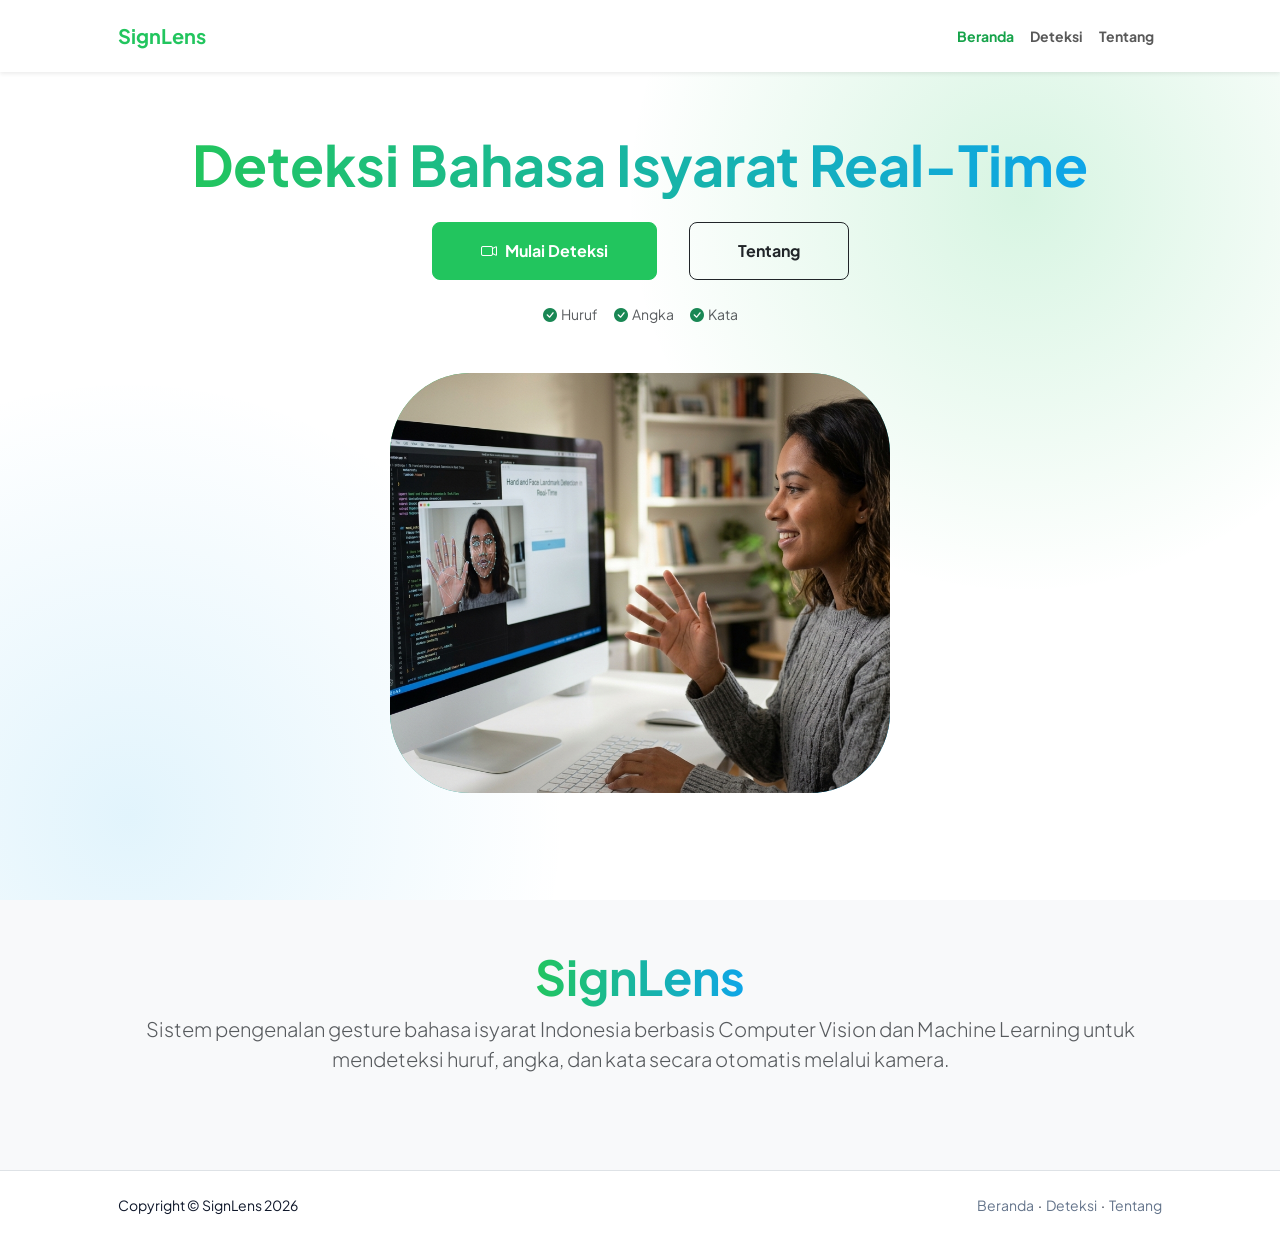
<file: projeck aplikasi bahasa isyarat/sign_language_fixed/frontend/index.html>
<!DOCTYPE html>

<html lang="id">
<head>
<meta charset="utf-8"/>
<meta content="width=device-width, initial-scale=1, shrink-to-fit=no" name="viewport"/>
<meta content="" name="description"/>
<meta content="" name="author"/>
<title>SignLens - Beranda</title>
<!-- Favicon-->
<link href="assets/favicon.ico" rel="icon" type="image/x-icon"/>
<!-- Custom Google font-->
<link href="https://fonts.googleapis.com" rel="preconnect"/>
<link crossorigin="" href="https://fonts.gstatic.com" rel="preconnect"/>
<link href="https://fonts.googleapis.com/css2?family=Plus+Jakarta+Sans:wght@100;200;300;400;500;600;700;800;900&amp;display=swap" rel="stylesheet"/>
<!-- Bootstrap icons-->
<link href="https://cdn.jsdelivr.net/npm/bootstrap-icons@1.8.1/font/bootstrap-icons.css" rel="stylesheet"/>
<link href="https://cdn.jsdelivr.net/npm/bootstrap@5.2.3/dist/css/bootstrap.min.css" rel="stylesheet"/>
<!-- Core theme CSS (includes Bootstrap)-->
<link href="css/styles.css" rel="stylesheet"/><link href="css/signlens-custom.css" rel="stylesheet"/>
</head>
<body class="d-flex flex-column h-100">
<main class="flex-shrink-0">
<!-- Navigation-->
<nav class="navbar navbar-expand-lg navbar-light bg-white py-3 shadow-sm sticky-top">
<div class="container px-5">
<a class="navbar-brand" href="index.html"><span class="fw-bolder text-primary">SignLens</span></a>
<button aria-controls="navbarSupportedContent" aria-expanded="false" aria-label="Toggle navigation" class="navbar-toggler" data-bs-target="#navbarSupportedContent" data-bs-toggle="collapse" type="button"><span class="navbar-toggler-icon"></span></button>
<div class="collapse navbar-collapse" id="navbarSupportedContent">
<ul class="navbar-nav ms-auto mb-2 mb-lg-0 small fw-bolder"><li class="nav-item"><a class="nav-link active" href="index.html">Beranda</a></li><li class="nav-item"><a class="nav-link" href="deteksi.html">Deteksi</a></li><li class="nav-item"><a class="nav-link" href="tentang.html">Tentang</a></li></ul>
</div>
</div>
</nav>
<!-- Header-->
<header class="py-5 hero-section">
<div class="container px-5 pb-5">
<div class="row gx-5 align-items-center">
<div class="col-xxl-5">
<!-- Header text content-->
<div class="text-center text-xxl-start">
<div class="badge bg-gradient-primary-to-secondary text-white mb-4"></div>
<h1 class="display-4 fw-bolder mb-4"><span class="text-gradient d-inline">Deteksi Bahasa Isyarat Real-Time</span></h1>
<div class="d-grid gap-3 d-sm-flex justify-content-sm-center justify-content-xxl-start mb-4">
<a class="btn btn-primary btn-lg px-5 py-3 me-sm-3 fs-6 fw-bolder" href="deteksi.html"><i class="bi bi-camera-video me-2"></i>Mulai Deteksi</a>
<a class="btn btn-outline-dark btn-lg px-5 py-3 fs-6 fw-bolder" href="tentang.html">Tentang</a>
</div>
<div class="d-flex justify-content-center justify-content-xxl-start gap-3 flex-wrap small text-muted">
<span><i class="bi bi-check-circle-fill text-success me-1"></i>Huruf</span>
<span><i class="bi bi-check-circle-fill text-success me-1"></i>Angka</span>
<span><i class="bi bi-check-circle-fill text-success me-1"></i>Kata</span>
</div></div>
</div>
<div class="col-xxl-7">
<!-- Header profile picture-->
<div class="d-flex justify-content-center mt-5 mt-xxl-0">
<div class="profile bg-gradient-primary-to-secondary">
<!-- TIP: For best results, use a photo with a transparent background like the demo example below-->
<!-- Watch a tutorial on how to do this on YouTube (link)-->
<img alt="Ilustrasi SignLens" class="profile-img" src="assets/gambar_beranda.png"/>
<div class="dots-1">
<!-- SVG Dots-->
<svg style="enable-background: new 0 0 191.6 1215.4" version="1.1" viewbox="0 0 191.6 1215.4" x="0px" xml:space="preserve" xmlns="http://www.w3.org/2000/svg" xmlns:xlink="http://www.w3.org/1999/xlink" y="0px">
<g transform="translate(0.000000,1280.000000) scale(0.100000,-0.100000)">
<path d="M227.7,12788.6c-105-35-200-141-222-248c-43-206,163-412,369-369c155,32,275,190,260,339c-11,105-90,213-190,262        C383.7,12801.6,289.7,12808.6,227.7,12788.6z"></path>
<path d="M1507.7,12788.6c-151-50-253-216-222-362c25-119,136-230,254-255c194-41,395,142,375,339c-11,105-90,213-190,262        C1663.7,12801.6,1569.7,12808.6,1507.7,12788.6z"></path>
<path d="M227.7,11508.6c-105-35-200-141-222-248c-43-206,163-412,369-369c155,32,275,190,260,339c-11,105-90,213-190,262        C383.7,11521.6,289.7,11528.6,227.7,11508.6z"></path>
<path d="M1507.7,11508.6c-151-50-253-216-222-362c25-119,136-230,254-255c194-41,395,142,375,339c-11,105-90,213-190,262        C1663.7,11521.6,1569.7,11528.6,1507.7,11508.6z"></path>
<path d="M227.7,10228.6c-105-35-200-141-222-248c-43-206,163-412,369-369c155,32,275,190,260,339c-11,105-90,213-190,262        C383.7,10241.6,289.7,10248.6,227.7,10228.6z"></path>
<path d="M1507.7,10228.6c-105-35-200-141-222-248c-43-206,163-412,369-369c155,32,275,190,260,339c-11,105-90,213-190,262        C1663.7,10241.6,1569.7,10248.6,1507.7,10228.6z"></path>
<path d="M227.7,8948.6c-105-35-200-141-222-248c-43-206,163-412,369-369c155,32,275,190,260,339c-11,105-90,213-190,262        C383.7,8961.6,289.7,8968.6,227.7,8948.6z"></path>
<path d="M1507.7,8948.6c-105-35-200-141-222-248c-43-206,163-412,369-369c155,32,275,190,260,339c-11,105-90,213-190,262        C1663.7,8961.6,1569.7,8968.6,1507.7,8948.6z"></path>
<path d="M227.7,7668.6c-105-35-200-141-222-248c-43-206,163-412,369-369c155,32,275,190,260,339c-11,105-90,213-190,262        C383.7,7681.6,289.7,7688.6,227.7,7668.6z"></path>
<path d="M1507.7,7668.6c-105-35-200-141-222-248c-43-206,163-412,369-369c155,32,275,190,260,339c-11,105-90,213-190,262        C1663.7,7681.6,1569.7,7688.6,1507.7,7668.6z"></path>
<path d="M227.7,6388.6c-105-35-200-141-222-248c-43-206,163-412,369-369c155,32,275,190,260,339c-11,105-90,213-190,262        C383.7,6401.6,289.7,6408.6,227.7,6388.6z"></path>
<path d="M1507.7,6388.6c-105-35-200-141-222-248c-43-206,163-412,369-369c155,32,275,190,260,339c-11,105-90,213-190,262        C1663.7,6401.6,1569.7,6408.6,1507.7,6388.6z"></path>
<path d="M227.7,5108.6c-105-35-200-141-222-248c-43-206,163-412,369-369c155,32,275,190,260,339c-11,105-90,213-190,262        C383.7,5121.6,289.7,5128.6,227.7,5108.6z"></path>
<path d="M1507.7,5108.6c-105-35-200-141-222-248c-43-206,163-412,369-369c155,32,275,190,260,339c-11,105-90,213-190,262        C1663.7,5121.6,1569.7,5128.6,1507.7,5108.6z"></path>
<path d="M227.7,3828.6c-105-35-200-141-222-248c-43-206,163-412,369-369c155,32,275,190,260,339c-11,105-90,213-190,262        C383.7,3841.6,289.7,3848.6,227.7,3828.6z"></path>
<path d="M1507.7,3828.6c-105-35-200-141-222-248c-43-206,163-412,369-369c155,32,275,190,260,339c-11,105-90,213-190,262        C1663.7,3841.6,1569.7,3848.6,1507.7,3828.6z"></path>
<path d="M227.7,2548.6c-105-35-200-141-222-248c-43-206,163-412,369-369c155,32,275,190,260,339c-11,105-90,213-190,262        C383.7,2561.6,289.7,2568.6,227.7,2548.6z"></path>
<path d="M1507.7,2548.6c-105-35-200-141-222-248c-43-206,163-412,369-369c155,32,275,190,260,339c-11,105-90,213-190,262        C1663.7,2561.6,1569.7,2568.6,1507.7,2548.6z"></path>
<path d="M227.7,1268.6c-105-35-200-141-222-248c-43-206,163-412,369-369c155,32,275,190,260,339c-11,105-90,213-190,262        C383.7,1281.6,289.7,1288.6,227.7,1268.6z"></path>
<path d="M1507.7,1268.6c-105-35-200-141-222-248c-43-206,163-412,369-369c155,32,275,190,260,339c-11,105-90,213-190,262        C1663.7,1281.6,1569.7,1288.6,1507.7,1268.6z"></path>
</g>
</svg>
<!-- END of SVG dots-->
</div>
<div class="dots-2">
<!-- SVG Dots-->
<svg style="enable-background: new 0 0 191.6 1215.4" version="1.1" viewbox="0 0 191.6 1215.4" x="0px" xml:space="preserve" xmlns="http://www.w3.org/2000/svg" xmlns:xlink="http://www.w3.org/1999/xlink" y="0px">
<g transform="translate(0.000000,1280.000000) scale(0.100000,-0.100000)">
<path d="M227.7,12788.6c-105-35-200-141-222-248c-43-206,163-412,369-369c155,32,275,190,260,339c-11,105-90,213-190,262        C383.7,12801.6,289.7,12808.6,227.7,12788.6z"></path>
<path d="M1507.7,12788.6c-151-50-253-216-222-362c25-119,136-230,254-255c194-41,395,142,375,339c-11,105-90,213-190,262        C1663.7,12801.6,1569.7,12808.6,1507.7,12788.6z"></path>
<path d="M227.7,11508.6c-105-35-200-141-222-248c-43-206,163-412,369-369c155,32,275,190,260,339c-11,105-90,213-190,262        C383.7,11521.6,289.7,11528.6,227.7,11508.6z"></path>
<path d="M1507.7,11508.6c-151-50-253-216-222-362c25-119,136-230,254-255c194-41,395,142,375,339c-11,105-90,213-190,262        C1663.7,11521.6,1569.7,11528.6,1507.7,11508.6z"></path>
<path d="M227.7,10228.6c-105-35-200-141-222-248c-43-206,163-412,369-369c155,32,275,190,260,339c-11,105-90,213-190,262        C383.7,10241.6,289.7,10248.6,227.7,10228.6z"></path>
<path d="M1507.7,10228.6c-105-35-200-141-222-248c-43-206,163-412,369-369c155,32,275,190,260,339c-11,105-90,213-190,262        C1663.7,10241.6,1569.7,10248.6,1507.7,10228.6z"></path>
<path d="M227.7,8948.6c-105-35-200-141-222-248c-43-206,163-412,369-369c155,32,275,190,260,339c-11,105-90,213-190,262        C383.7,8961.6,289.7,8968.6,227.7,8948.6z"></path>
<path d="M1507.7,8948.6c-105-35-200-141-222-248c-43-206,163-412,369-369c155,32,275,190,260,339c-11,105-90,213-190,262        C1663.7,8961.6,1569.7,8968.6,1507.7,8948.6z"></path>
<path d="M227.7,7668.6c-105-35-200-141-222-248c-43-206,163-412,369-369c155,32,275,190,260,339c-11,105-90,213-190,262        C383.7,7681.6,289.7,7688.6,227.7,7668.6z"></path>
<path d="M1507.7,7668.6c-105-35-200-141-222-248c-43-206,163-412,369-369c155,32,275,190,260,339c-11,105-90,213-190,262        C1663.7,7681.6,1569.7,7688.6,1507.7,7668.6z"></path>
<path d="M227.7,6388.6c-105-35-200-141-222-248c-43-206,163-412,369-369c155,32,275,190,260,339c-11,105-90,213-190,262        C383.7,6401.6,289.7,6408.6,227.7,6388.6z"></path>
<path d="M1507.7,6388.6c-105-35-200-141-222-248c-43-206,163-412,369-369c155,32,275,190,260,339c-11,105-90,213-190,262        C1663.7,6401.6,1569.7,6408.6,1507.7,6388.6z"></path>
<path d="M227.7,5108.6c-105-35-200-141-222-248c-43-206,163-412,369-369c155,32,275,190,260,339c-11,105-90,213-190,262        C383.7,5121.6,289.7,5128.6,227.7,5108.6z"></path>
<path d="M1507.7,5108.6c-105-35-200-141-222-248c-43-206,163-412,369-369c155,32,275,190,260,339c-11,105-90,213-190,262        C1663.7,5121.6,1569.7,5128.6,1507.7,5108.6z"></path>
<path d="M227.7,3828.6c-105-35-200-141-222-248c-43-206,163-412,369-369c155,32,275,190,260,339c-11,105-90,213-190,262        C383.7,3841.6,289.7,3848.6,227.7,3828.6z"></path>
<path d="M1507.7,3828.6c-105-35-200-141-222-248c-43-206,163-412,369-369c155,32,275,190,260,339c-11,105-90,213-190,262        C1663.7,3841.6,1569.7,3848.6,1507.7,3828.6z"></path>
<path d="M227.7,2548.6c-105-35-200-141-222-248c-43-206,163-412,369-369c155,32,275,190,260,339c-11,105-90,213-190,262        C383.7,2561.6,289.7,2568.6,227.7,2548.6z"></path>
<path d="M1507.7,2548.6c-105-35-200-141-222-248c-43-206,163-412,369-369c155,32,275,190,260,339c-11,105-90,213-190,262        C1663.7,2561.6,1569.7,2568.6,1507.7,2548.6z"></path>
<path d="M227.7,1268.6c-105-35-200-141-222-248c-43-206,163-412,369-369c155,32,275,190,260,339c-11,105-90,213-190,262        C383.7,1281.6,289.7,1288.6,227.7,1268.6z"></path>
<path d="M1507.7,1268.6c-105-35-200-141-222-248c-43-206,163-412,369-369c155,32,275,190,260,339c-11,105-90,213-190,262        C1663.7,1281.6,1569.7,1288.6,1507.7,1268.6z"></path>
</g>
</svg>
<!-- END of SVG dots-->
</div>
<div class="dots-3">
<!-- SVG Dots-->
<svg style="enable-background: new 0 0 191.6 1215.4" version="1.1" viewbox="0 0 191.6 1215.4" x="0px" xml:space="preserve" xmlns="http://www.w3.org/2000/svg" xmlns:xlink="http://www.w3.org/1999/xlink" y="0px">
<g transform="translate(0.000000,1280.000000) scale(0.100000,-0.100000)">
<path d="M227.7,12788.6c-105-35-200-141-222-248c-43-206,163-412,369-369c155,32,275,190,260,339c-11,105-90,213-190,262        C383.7,12801.6,289.7,12808.6,227.7,12788.6z"></path>
<path d="M1507.7,12788.6c-151-50-253-216-222-362c25-119,136-230,254-255c194-41,395,142,375,339c-11,105-90,213-190,262        C1663.7,12801.6,1569.7,12808.6,1507.7,12788.6z"></path>
<path d="M227.7,11508.6c-105-35-200-141-222-248c-43-206,163-412,369-369c155,32,275,190,260,339c-11,105-90,213-190,262        C383.7,11521.6,289.7,11528.6,227.7,11508.6z"></path>
<path d="M1507.7,11508.6c-151-50-253-216-222-362c25-119,136-230,254-255c194-41,395,142,375,339c-11,105-90,213-190,262        C1663.7,11521.6,1569.7,11528.6,1507.7,11508.6z"></path>
<path d="M227.7,10228.6c-105-35-200-141-222-248c-43-206,163-412,369-369c155,32,275,190,260,339c-11,105-90,213-190,262        C383.7,10241.6,289.7,10248.6,227.7,10228.6z"></path>
<path d="M1507.7,10228.6c-105-35-200-141-222-248c-43-206,163-412,369-369c155,32,275,190,260,339c-11,105-90,213-190,262        C1663.7,10241.6,1569.7,10248.6,1507.7,10228.6z"></path>
<path d="M227.7,8948.6c-105-35-200-141-222-248c-43-206,163-412,369-369c155,32,275,190,260,339c-11,105-90,213-190,262        C383.7,8961.6,289.7,8968.6,227.7,8948.6z"></path>
<path d="M1507.7,8948.6c-105-35-200-141-222-248c-43-206,163-412,369-369c155,32,275,190,260,339c-11,105-90,213-190,262        C1663.7,8961.6,1569.7,8968.6,1507.7,8948.6z"></path>
<path d="M227.7,7668.6c-105-35-200-141-222-248c-43-206,163-412,369-369c155,32,275,190,260,339c-11,105-90,213-190,262        C383.7,7681.6,289.7,7688.6,227.7,7668.6z"></path>
<path d="M1507.7,7668.6c-105-35-200-141-222-248c-43-206,163-412,369-369c155,32,275,190,260,339c-11,105-90,213-190,262        C1663.7,7681.6,1569.7,7688.6,1507.7,7668.6z"></path>
<path d="M227.7,6388.6c-105-35-200-141-222-248c-43-206,163-412,369-369c155,32,275,190,260,339c-11,105-90,213-190,262        C383.7,6401.6,289.7,6408.6,227.7,6388.6z"></path>
<path d="M1507.7,6388.6c-105-35-200-141-222-248c-43-206,163-412,369-369c155,32,275,190,260,339c-11,105-90,213-190,262        C1663.7,6401.6,1569.7,6408.6,1507.7,6388.6z"></path>
<path d="M227.7,5108.6c-105-35-200-141-222-248c-43-206,163-412,369-369c155,32,275,190,260,339c-11,105-90,213-190,262        C383.7,5121.6,289.7,5128.6,227.7,5108.6z"></path>
<path d="M1507.7,5108.6c-105-35-200-141-222-248c-43-206,163-412,369-369c155,32,275,190,260,339c-11,105-90,213-190,262        C1663.7,5121.6,1569.7,5128.6,1507.7,5108.6z"></path>
<path d="M227.7,3828.6c-105-35-200-141-222-248c-43-206,163-412,369-369c155,32,275,190,260,339c-11,105-90,213-190,262        C383.7,3841.6,289.7,3848.6,227.7,3828.6z"></path>
<path d="M1507.7,3828.6c-105-35-200-141-222-248c-43-206,163-412,369-369c155,32,275,190,260,339c-11,105-90,213-190,262        C1663.7,3841.6,1569.7,3848.6,1507.7,3828.6z"></path>
<path d="M227.7,2548.6c-105-35-200-141-222-248c-43-206,163-412,369-369c155,32,275,190,260,339c-11,105-90,213-190,262        C383.7,2561.6,289.7,2568.6,227.7,2548.6z"></path>
<path d="M1507.7,2548.6c-105-35-200-141-222-248c-43-206,163-412,369-369c155,32,275,190,260,339c-11,105-90,213-190,262        C1663.7,2561.6,1569.7,2568.6,1507.7,2548.6z"></path>
<path d="M227.7,1268.6c-105-35-200-141-222-248c-43-206,163-412,369-369c155,32,275,190,260,339c-11,105-90,213-190,262        C383.7,1281.6,289.7,1288.6,227.7,1268.6z"></path>
<path d="M1507.7,1268.6c-105-35-200-141-222-248c-43-206,163-412,369-369c155,32,275,190,260,339c-11,105-90,213-190,262        C1663.7,1281.6,1569.7,1288.6,1507.7,1268.6z"></path>
</g>
</svg>
<!-- END of SVG dots-->
</div>
<div class="dots-4">
<!-- SVG Dots-->
<svg style="enable-background: new 0 0 191.6 1215.4" version="1.1" viewbox="0 0 191.6 1215.4" x="0px" xml:space="preserve" xmlns="http://www.w3.org/2000/svg" xmlns:xlink="http://www.w3.org/1999/xlink" y="0px">
<g transform="translate(0.000000,1280.000000) scale(0.100000,-0.100000)">
<path d="M227.7,12788.6c-105-35-200-141-222-248c-43-206,163-412,369-369c155,32,275,190,260,339c-11,105-90,213-190,262        C383.7,12801.6,289.7,12808.6,227.7,12788.6z"></path>
<path d="M1507.7,12788.6c-151-50-253-216-222-362c25-119,136-230,254-255c194-41,395,142,375,339c-11,105-90,213-190,262        C1663.7,12801.6,1569.7,12808.6,1507.7,12788.6z"></path>
<path d="M227.7,11508.6c-105-35-200-141-222-248c-43-206,163-412,369-369c155,32,275,190,260,339c-11,105-90,213-190,262        C383.7,11521.6,289.7,11528.6,227.7,11508.6z"></path>
<path d="M1507.7,11508.6c-151-50-253-216-222-362c25-119,136-230,254-255c194-41,395,142,375,339c-11,105-90,213-190,262        C1663.7,11521.6,1569.7,11528.6,1507.7,11508.6z"></path>
<path d="M227.7,10228.6c-105-35-200-141-222-248c-43-206,163-412,369-369c155,32,275,190,260,339c-11,105-90,213-190,262        C383.7,10241.6,289.7,10248.6,227.7,10228.6z"></path>
<path d="M1507.7,10228.6c-105-35-200-141-222-248c-43-206,163-412,369-369c155,32,275,190,260,339c-11,105-90,213-190,262        C1663.7,10241.6,1569.7,10248.6,1507.7,10228.6z"></path>
<path d="M227.7,8948.6c-105-35-200-141-222-248c-43-206,163-412,369-369c155,32,275,190,260,339c-11,105-90,213-190,262        C383.7,8961.6,289.7,8968.6,227.7,8948.6z"></path>
<path d="M1507.7,8948.6c-105-35-200-141-222-248c-43-206,163-412,369-369c155,32,275,190,260,339c-11,105-90,213-190,262        C1663.7,8961.6,1569.7,8968.6,1507.7,8948.6z"></path>
<path d="M227.7,7668.6c-105-35-200-141-222-248c-43-206,163-412,369-369c155,32,275,190,260,339c-11,105-90,213-190,262        C383.7,7681.6,289.7,7688.6,227.7,7668.6z"></path>
<path d="M1507.7,7668.6c-105-35-200-141-222-248c-43-206,163-412,369-369c155,32,275,190,260,339c-11,105-90,213-190,262        C1663.7,7681.6,1569.7,7688.6,1507.7,7668.6z"></path>
<path d="M227.7,6388.6c-105-35-200-141-222-248c-43-206,163-412,369-369c155,32,275,190,260,339c-11,105-90,213-190,262        C383.7,6401.6,289.7,6408.6,227.7,6388.6z"></path>
<path d="M1507.7,6388.6c-105-35-200-141-222-248c-43-206,163-412,369-369c155,32,275,190,260,339c-11,105-90,213-190,262        C1663.7,6401.6,1569.7,6408.6,1507.7,6388.6z"></path>
<path d="M227.7,5108.6c-105-35-200-141-222-248c-43-206,163-412,369-369c155,32,275,190,260,339c-11,105-90,213-190,262        C383.7,5121.6,289.7,5128.6,227.7,5108.6z"></path>
<path d="M1507.7,5108.6c-105-35-200-141-222-248c-43-206,163-412,369-369c155,32,275,190,260,339c-11,105-90,213-190,262        C1663.7,5121.6,1569.7,5128.6,1507.7,5108.6z"></path>
<path d="M227.7,3828.6c-105-35-200-141-222-248c-43-206,163-412,369-369c155,32,275,190,260,339c-11,105-90,213-190,262        C383.7,3841.6,289.7,3848.6,227.7,3828.6z"></path>
<path d="M1507.7,3828.6c-105-35-200-141-222-248c-43-206,163-412,369-369c155,32,275,190,260,339c-11,105-90,213-190,262        C1663.7,3841.6,1569.7,3848.6,1507.7,3828.6z"></path>
<path d="M227.7,2548.6c-105-35-200-141-222-248c-43-206,163-412,369-369c155,32,275,190,260,339c-11,105-90,213-190,262        C383.7,2561.6,289.7,2568.6,227.7,2548.6z"></path>
<path d="M1507.7,2548.6c-105-35-200-141-222-248c-43-206,163-412,369-369c155,32,275,190,260,339c-11,105-90,213-190,262        C1663.7,2561.6,1569.7,2568.6,1507.7,2548.6z"></path>
<path d="M227.7,1268.6c-105-35-200-141-222-248c-43-206,163-412,369-369c155,32,275,190,260,339c-11,105-90,213-190,262        C383.7,1281.6,289.7,1288.6,227.7,1268.6z"></path>
<path d="M1507.7,1268.6c-105-35-200-141-222-248c-43-206,163-412,369-369c155,32,275,190,260,339c-11,105-90,213-190,262        C1663.7,1281.6,1569.7,1288.6,1507.7,1268.6z"></path>
</g>
</svg>
<!-- END of SVG dots-->
</div>
</div>
</div>
</div>
</div>
</div>
</header>
<!-- About Section-->

<section class="bg-light py-5">
<div class="container px-5">
<div class="text-center mb-5">
<h2 class="display-5 fw-bolder"><span class="text-gradient d-inline">SignLens</span></h2>
<p class="lead text-muted mb-0">Sistem pengenalan gesture bahasa isyarat Indonesia berbasis Computer Vision dan Machine Learning untuk mendeteksi huruf, angka, dan kata secara otomatis melalui kamera.</p>
</div>
</div>
</section>
</main>
<!-- Footer-->
<footer class="bg-white py-4 mt-auto border-top"><div class="container px-5"><div class="row align-items-center justify-content-between flex-column flex-sm-row gap-2"><div class="col-auto"><div class="small m-0">Copyright © SignLens 2026</div></div><div class="col-auto small"><a class="footer-link" href="index.html">Beranda</a><span class="mx-1">·</span><a class="footer-link" href="deteksi.html">Deteksi</a><span class="mx-1">·</span><a class="footer-link" href="tentang.html">Tentang</a></div></div></div></footer>
<!-- Bootstrap core JS-->
<script src="https://cdn.jsdelivr.net/npm/bootstrap@5.2.3/dist/js/bootstrap.bundle.min.js"></script>
<!-- Core theme JS-->
<script src="js/scripts.js"></script>
</body>
</html>
</file>
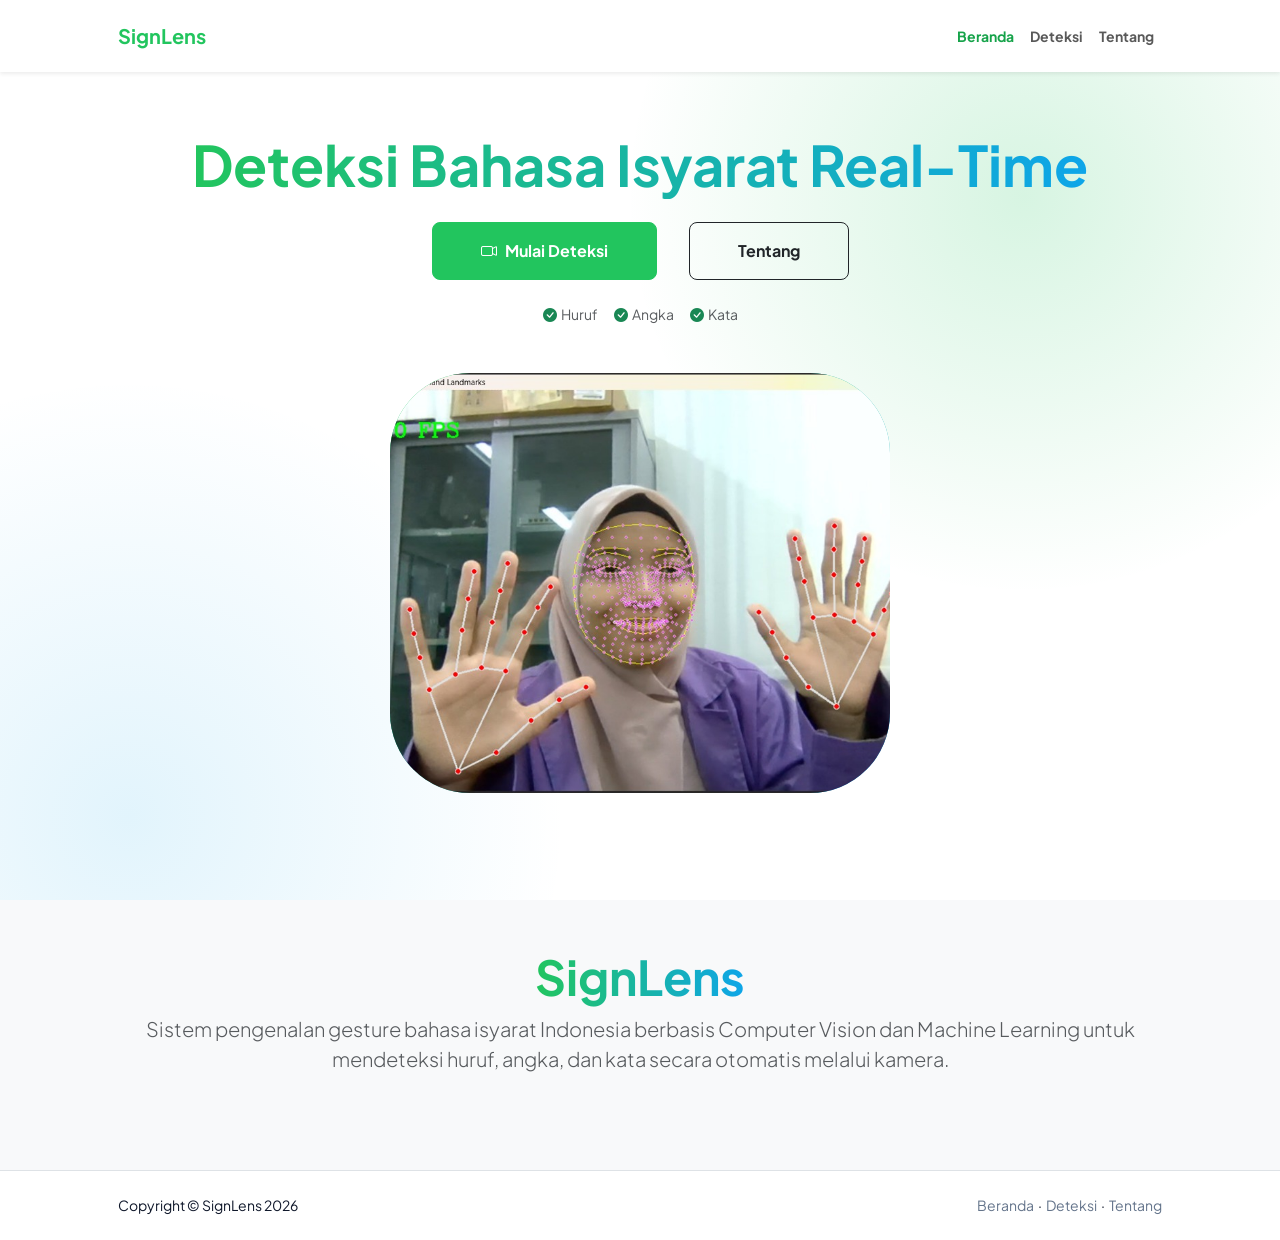
<file: projeck aplikasi bahasa isyarat/sign_language_fixed/frontend/index copy.html>
<!DOCTYPE html>

<html lang="id">
<head>
<meta charset="utf-8"/>
<meta content="width=device-width, initial-scale=1, shrink-to-fit=no" name="viewport"/>
<meta content="" name="description"/>
<meta content="" name="author"/>
<title>SignLens - Beranda</title>
<!-- Favicon-->
<link href="assets/favicon.ico" rel="icon" type="image/x-icon"/>
<!-- Custom Google font-->
<link href="https://fonts.googleapis.com" rel="preconnect"/>
<link crossorigin="" href="https://fonts.gstatic.com" rel="preconnect"/>
<link href="https://fonts.googleapis.com/css2?family=Plus+Jakarta+Sans:wght@100;200;300;400;500;600;700;800;900&amp;display=swap" rel="stylesheet"/>
<!-- Bootstrap icons-->
<link href="https://cdn.jsdelivr.net/npm/bootstrap-icons@1.8.1/font/bootstrap-icons.css" rel="stylesheet"/>
<link href="https://cdn.jsdelivr.net/npm/bootstrap@5.2.3/dist/css/bootstrap.min.css" rel="stylesheet"/>
<!-- Core theme CSS (includes Bootstrap)-->
<link href="css/styles.css" rel="stylesheet"/><link href="css/signlens-custom.css" rel="stylesheet"/>
</head>
<body class="d-flex flex-column h-100">
<main class="flex-shrink-0">
<!-- Navigation-->
<nav class="navbar navbar-expand-lg navbar-light bg-white py-3 shadow-sm sticky-top">
<div class="container px-5">
<a class="navbar-brand" href="index.html"><span class="fw-bolder text-primary">SignLens</span></a>
<button aria-controls="navbarSupportedContent" aria-expanded="false" aria-label="Toggle navigation" class="navbar-toggler" data-bs-target="#navbarSupportedContent" data-bs-toggle="collapse" type="button"><span class="navbar-toggler-icon"></span></button>
<div class="collapse navbar-collapse" id="navbarSupportedContent">
<ul class="navbar-nav ms-auto mb-2 mb-lg-0 small fw-bolder"><li class="nav-item"><a class="nav-link active" href="index.html">Beranda</a></li><li class="nav-item"><a class="nav-link" href="deteksi.html">Deteksi</a></li><li class="nav-item"><a class="nav-link" href="tentang.html">Tentang</a></li></ul>
</div>
</div>
</nav>
<!-- Header-->
<header class="py-5 hero-section">
<div class="container px-5 pb-5">
<div class="row gx-5 align-items-center">
<div class="col-xxl-5">
<!-- Header text content-->
<div class="text-center text-xxl-start">
<div class="badge bg-gradient-primary-to-secondary text-white mb-4"></div>
<h1 class="display-4 fw-bolder mb-4"><span class="text-gradient d-inline">Deteksi Bahasa Isyarat Real-Time</span></h1>
<div class="d-grid gap-3 d-sm-flex justify-content-sm-center justify-content-xxl-start mb-4">
<a class="btn btn-primary btn-lg px-5 py-3 me-sm-3 fs-6 fw-bolder" href="deteksi.html"><i class="bi bi-camera-video me-2"></i>Mulai Deteksi</a>
<a class="btn btn-outline-dark btn-lg px-5 py-3 fs-6 fw-bolder" href="tentang.html">Tentang</a>
</div>
<div class="d-flex justify-content-center justify-content-xxl-start gap-3 flex-wrap small text-muted">
<span><i class="bi bi-check-circle-fill text-success me-1"></i>Huruf</span>
<span><i class="bi bi-check-circle-fill text-success me-1"></i>Angka</span>
<span><i class="bi bi-check-circle-fill text-success me-1"></i>Kata</span>
</div></div>
</div>
<div class="col-xxl-7">
<!-- Header profile picture-->
<div class="d-flex justify-content-center mt-5 mt-xxl-0">
<div class="profile bg-gradient-primary-to-secondary">
<!-- TIP: For best results, use a photo with a transparent background like the demo example below-->
<!-- Watch a tutorial on how to do this on YouTube (link)-->
<img alt="Ilustrasi SignLens" class="profile-img" src="assets/gambar_nadila_beranda.jpeg"/>
<div class="dots-1">
<!-- SVG Dots-->
<svg style="enable-background: new 0 0 191.6 1215.4" version="1.1" viewbox="0 0 191.6 1215.4" x="0px" xml:space="preserve" xmlns="http://www.w3.org/2000/svg" xmlns:xlink="http://www.w3.org/1999/xlink" y="0px">
<g transform="translate(0.000000,1280.000000) scale(0.100000,-0.100000)">
<path d="M227.7,12788.6c-105-35-200-141-222-248c-43-206,163-412,369-369c155,32,275,190,260,339c-11,105-90,213-190,262        C383.7,12801.6,289.7,12808.6,227.7,12788.6z"></path>
<path d="M1507.7,12788.6c-151-50-253-216-222-362c25-119,136-230,254-255c194-41,395,142,375,339c-11,105-90,213-190,262        C1663.7,12801.6,1569.7,12808.6,1507.7,12788.6z"></path>
<path d="M227.7,11508.6c-105-35-200-141-222-248c-43-206,163-412,369-369c155,32,275,190,260,339c-11,105-90,213-190,262        C383.7,11521.6,289.7,11528.6,227.7,11508.6z"></path>
<path d="M1507.7,11508.6c-151-50-253-216-222-362c25-119,136-230,254-255c194-41,395,142,375,339c-11,105-90,213-190,262        C1663.7,11521.6,1569.7,11528.6,1507.7,11508.6z"></path>
<path d="M227.7,10228.6c-105-35-200-141-222-248c-43-206,163-412,369-369c155,32,275,190,260,339c-11,105-90,213-190,262        C383.7,10241.6,289.7,10248.6,227.7,10228.6z"></path>
<path d="M1507.7,10228.6c-105-35-200-141-222-248c-43-206,163-412,369-369c155,32,275,190,260,339c-11,105-90,213-190,262        C1663.7,10241.6,1569.7,10248.6,1507.7,10228.6z"></path>
<path d="M227.7,8948.6c-105-35-200-141-222-248c-43-206,163-412,369-369c155,32,275,190,260,339c-11,105-90,213-190,262        C383.7,8961.6,289.7,8968.6,227.7,8948.6z"></path>
<path d="M1507.7,8948.6c-105-35-200-141-222-248c-43-206,163-412,369-369c155,32,275,190,260,339c-11,105-90,213-190,262        C1663.7,8961.6,1569.7,8968.6,1507.7,8948.6z"></path>
<path d="M227.7,7668.6c-105-35-200-141-222-248c-43-206,163-412,369-369c155,32,275,190,260,339c-11,105-90,213-190,262        C383.7,7681.6,289.7,7688.6,227.7,7668.6z"></path>
<path d="M1507.7,7668.6c-105-35-200-141-222-248c-43-206,163-412,369-369c155,32,275,190,260,339c-11,105-90,213-190,262        C1663.7,7681.6,1569.7,7688.6,1507.7,7668.6z"></path>
<path d="M227.7,6388.6c-105-35-200-141-222-248c-43-206,163-412,369-369c155,32,275,190,260,339c-11,105-90,213-190,262        C383.7,6401.6,289.7,6408.6,227.7,6388.6z"></path>
<path d="M1507.7,6388.6c-105-35-200-141-222-248c-43-206,163-412,369-369c155,32,275,190,260,339c-11,105-90,213-190,262        C1663.7,6401.6,1569.7,6408.6,1507.7,6388.6z"></path>
<path d="M227.7,5108.6c-105-35-200-141-222-248c-43-206,163-412,369-369c155,32,275,190,260,339c-11,105-90,213-190,262        C383.7,5121.6,289.7,5128.6,227.7,5108.6z"></path>
<path d="M1507.7,5108.6c-105-35-200-141-222-248c-43-206,163-412,369-369c155,32,275,190,260,339c-11,105-90,213-190,262        C1663.7,5121.6,1569.7,5128.6,1507.7,5108.6z"></path>
<path d="M227.7,3828.6c-105-35-200-141-222-248c-43-206,163-412,369-369c155,32,275,190,260,339c-11,105-90,213-190,262        C383.7,3841.6,289.7,3848.6,227.7,3828.6z"></path>
<path d="M1507.7,3828.6c-105-35-200-141-222-248c-43-206,163-412,369-369c155,32,275,190,260,339c-11,105-90,213-190,262        C1663.7,3841.6,1569.7,3848.6,1507.7,3828.6z"></path>
<path d="M227.7,2548.6c-105-35-200-141-222-248c-43-206,163-412,369-369c155,32,275,190,260,339c-11,105-90,213-190,262        C383.7,2561.6,289.7,2568.6,227.7,2548.6z"></path>
<path d="M1507.7,2548.6c-105-35-200-141-222-248c-43-206,163-412,369-369c155,32,275,190,260,339c-11,105-90,213-190,262        C1663.7,2561.6,1569.7,2568.6,1507.7,2548.6z"></path>
<path d="M227.7,1268.6c-105-35-200-141-222-248c-43-206,163-412,369-369c155,32,275,190,260,339c-11,105-90,213-190,262        C383.7,1281.6,289.7,1288.6,227.7,1268.6z"></path>
<path d="M1507.7,1268.6c-105-35-200-141-222-248c-43-206,163-412,369-369c155,32,275,190,260,339c-11,105-90,213-190,262        C1663.7,1281.6,1569.7,1288.6,1507.7,1268.6z"></path>
</g>
</svg>
<!-- END of SVG dots-->
</div>
<div class="dots-2">
<!-- SVG Dots-->
<svg style="enable-background: new 0 0 191.6 1215.4" version="1.1" viewbox="0 0 191.6 1215.4" x="0px" xml:space="preserve" xmlns="http://www.w3.org/2000/svg" xmlns:xlink="http://www.w3.org/1999/xlink" y="0px">
<g transform="translate(0.000000,1280.000000) scale(0.100000,-0.100000)">
<path d="M227.7,12788.6c-105-35-200-141-222-248c-43-206,163-412,369-369c155,32,275,190,260,339c-11,105-90,213-190,262        C383.7,12801.6,289.7,12808.6,227.7,12788.6z"></path>
<path d="M1507.7,12788.6c-151-50-253-216-222-362c25-119,136-230,254-255c194-41,395,142,375,339c-11,105-90,213-190,262        C1663.7,12801.6,1569.7,12808.6,1507.7,12788.6z"></path>
<path d="M227.7,11508.6c-105-35-200-141-222-248c-43-206,163-412,369-369c155,32,275,190,260,339c-11,105-90,213-190,262        C383.7,11521.6,289.7,11528.6,227.7,11508.6z"></path>
<path d="M1507.7,11508.6c-151-50-253-216-222-362c25-119,136-230,254-255c194-41,395,142,375,339c-11,105-90,213-190,262        C1663.7,11521.6,1569.7,11528.6,1507.7,11508.6z"></path>
<path d="M227.7,10228.6c-105-35-200-141-222-248c-43-206,163-412,369-369c155,32,275,190,260,339c-11,105-90,213-190,262        C383.7,10241.6,289.7,10248.6,227.7,10228.6z"></path>
<path d="M1507.7,10228.6c-105-35-200-141-222-248c-43-206,163-412,369-369c155,32,275,190,260,339c-11,105-90,213-190,262        C1663.7,10241.6,1569.7,10248.6,1507.7,10228.6z"></path>
<path d="M227.7,8948.6c-105-35-200-141-222-248c-43-206,163-412,369-369c155,32,275,190,260,339c-11,105-90,213-190,262        C383.7,8961.6,289.7,8968.6,227.7,8948.6z"></path>
<path d="M1507.7,8948.6c-105-35-200-141-222-248c-43-206,163-412,369-369c155,32,275,190,260,339c-11,105-90,213-190,262        C1663.7,8961.6,1569.7,8968.6,1507.7,8948.6z"></path>
<path d="M227.7,7668.6c-105-35-200-141-222-248c-43-206,163-412,369-369c155,32,275,190,260,339c-11,105-90,213-190,262        C383.7,7681.6,289.7,7688.6,227.7,7668.6z"></path>
<path d="M1507.7,7668.6c-105-35-200-141-222-248c-43-206,163-412,369-369c155,32,275,190,260,339c-11,105-90,213-190,262        C1663.7,7681.6,1569.7,7688.6,1507.7,7668.6z"></path>
<path d="M227.7,6388.6c-105-35-200-141-222-248c-43-206,163-412,369-369c155,32,275,190,260,339c-11,105-90,213-190,262        C383.7,6401.6,289.7,6408.6,227.7,6388.6z"></path>
<path d="M1507.7,6388.6c-105-35-200-141-222-248c-43-206,163-412,369-369c155,32,275,190,260,339c-11,105-90,213-190,262        C1663.7,6401.6,1569.7,6408.6,1507.7,6388.6z"></path>
<path d="M227.7,5108.6c-105-35-200-141-222-248c-43-206,163-412,369-369c155,32,275,190,260,339c-11,105-90,213-190,262        C383.7,5121.6,289.7,5128.6,227.7,5108.6z"></path>
<path d="M1507.7,5108.6c-105-35-200-141-222-248c-43-206,163-412,369-369c155,32,275,190,260,339c-11,105-90,213-190,262        C1663.7,5121.6,1569.7,5128.6,1507.7,5108.6z"></path>
<path d="M227.7,3828.6c-105-35-200-141-222-248c-43-206,163-412,369-369c155,32,275,190,260,339c-11,105-90,213-190,262        C383.7,3841.6,289.7,3848.6,227.7,3828.6z"></path>
<path d="M1507.7,3828.6c-105-35-200-141-222-248c-43-206,163-412,369-369c155,32,275,190,260,339c-11,105-90,213-190,262        C1663.7,3841.6,1569.7,3848.6,1507.7,3828.6z"></path>
<path d="M227.7,2548.6c-105-35-200-141-222-248c-43-206,163-412,369-369c155,32,275,190,260,339c-11,105-90,213-190,262        C383.7,2561.6,289.7,2568.6,227.7,2548.6z"></path>
<path d="M1507.7,2548.6c-105-35-200-141-222-248c-43-206,163-412,369-369c155,32,275,190,260,339c-11,105-90,213-190,262        C1663.7,2561.6,1569.7,2568.6,1507.7,2548.6z"></path>
<path d="M227.7,1268.6c-105-35-200-141-222-248c-43-206,163-412,369-369c155,32,275,190,260,339c-11,105-90,213-190,262        C383.7,1281.6,289.7,1288.6,227.7,1268.6z"></path>
<path d="M1507.7,1268.6c-105-35-200-141-222-248c-43-206,163-412,369-369c155,32,275,190,260,339c-11,105-90,213-190,262        C1663.7,1281.6,1569.7,1288.6,1507.7,1268.6z"></path>
</g>
</svg>
<!-- END of SVG dots-->
</div>
<div class="dots-3">
<!-- SVG Dots-->
<svg style="enable-background: new 0 0 191.6 1215.4" version="1.1" viewbox="0 0 191.6 1215.4" x="0px" xml:space="preserve" xmlns="http://www.w3.org/2000/svg" xmlns:xlink="http://www.w3.org/1999/xlink" y="0px">
<g transform="translate(0.000000,1280.000000) scale(0.100000,-0.100000)">
<path d="M227.7,12788.6c-105-35-200-141-222-248c-43-206,163-412,369-369c155,32,275,190,260,339c-11,105-90,213-190,262        C383.7,12801.6,289.7,12808.6,227.7,12788.6z"></path>
<path d="M1507.7,12788.6c-151-50-253-216-222-362c25-119,136-230,254-255c194-41,395,142,375,339c-11,105-90,213-190,262        C1663.7,12801.6,1569.7,12808.6,1507.7,12788.6z"></path>
<path d="M227.7,11508.6c-105-35-200-141-222-248c-43-206,163-412,369-369c155,32,275,190,260,339c-11,105-90,213-190,262        C383.7,11521.6,289.7,11528.6,227.7,11508.6z"></path>
<path d="M1507.7,11508.6c-151-50-253-216-222-362c25-119,136-230,254-255c194-41,395,142,375,339c-11,105-90,213-190,262        C1663.7,11521.6,1569.7,11528.6,1507.7,11508.6z"></path>
<path d="M227.7,10228.6c-105-35-200-141-222-248c-43-206,163-412,369-369c155,32,275,190,260,339c-11,105-90,213-190,262        C383.7,10241.6,289.7,10248.6,227.7,10228.6z"></path>
<path d="M1507.7,10228.6c-105-35-200-141-222-248c-43-206,163-412,369-369c155,32,275,190,260,339c-11,105-90,213-190,262        C1663.7,10241.6,1569.7,10248.6,1507.7,10228.6z"></path>
<path d="M227.7,8948.6c-105-35-200-141-222-248c-43-206,163-412,369-369c155,32,275,190,260,339c-11,105-90,213-190,262        C383.7,8961.6,289.7,8968.6,227.7,8948.6z"></path>
<path d="M1507.7,8948.6c-105-35-200-141-222-248c-43-206,163-412,369-369c155,32,275,190,260,339c-11,105-90,213-190,262        C1663.7,8961.6,1569.7,8968.6,1507.7,8948.6z"></path>
<path d="M227.7,7668.6c-105-35-200-141-222-248c-43-206,163-412,369-369c155,32,275,190,260,339c-11,105-90,213-190,262        C383.7,7681.6,289.7,7688.6,227.7,7668.6z"></path>
<path d="M1507.7,7668.6c-105-35-200-141-222-248c-43-206,163-412,369-369c155,32,275,190,260,339c-11,105-90,213-190,262        C1663.7,7681.6,1569.7,7688.6,1507.7,7668.6z"></path>
<path d="M227.7,6388.6c-105-35-200-141-222-248c-43-206,163-412,369-369c155,32,275,190,260,339c-11,105-90,213-190,262        C383.7,6401.6,289.7,6408.6,227.7,6388.6z"></path>
<path d="M1507.7,6388.6c-105-35-200-141-222-248c-43-206,163-412,369-369c155,32,275,190,260,339c-11,105-90,213-190,262        C1663.7,6401.6,1569.7,6408.6,1507.7,6388.6z"></path>
<path d="M227.7,5108.6c-105-35-200-141-222-248c-43-206,163-412,369-369c155,32,275,190,260,339c-11,105-90,213-190,262        C383.7,5121.6,289.7,5128.6,227.7,5108.6z"></path>
<path d="M1507.7,5108.6c-105-35-200-141-222-248c-43-206,163-412,369-369c155,32,275,190,260,339c-11,105-90,213-190,262        C1663.7,5121.6,1569.7,5128.6,1507.7,5108.6z"></path>
<path d="M227.7,3828.6c-105-35-200-141-222-248c-43-206,163-412,369-369c155,32,275,190,260,339c-11,105-90,213-190,262        C383.7,3841.6,289.7,3848.6,227.7,3828.6z"></path>
<path d="M1507.7,3828.6c-105-35-200-141-222-248c-43-206,163-412,369-369c155,32,275,190,260,339c-11,105-90,213-190,262        C1663.7,3841.6,1569.7,3848.6,1507.7,3828.6z"></path>
<path d="M227.7,2548.6c-105-35-200-141-222-248c-43-206,163-412,369-369c155,32,275,190,260,339c-11,105-90,213-190,262        C383.7,2561.6,289.7,2568.6,227.7,2548.6z"></path>
<path d="M1507.7,2548.6c-105-35-200-141-222-248c-43-206,163-412,369-369c155,32,275,190,260,339c-11,105-90,213-190,262        C1663.7,2561.6,1569.7,2568.6,1507.7,2548.6z"></path>
<path d="M227.7,1268.6c-105-35-200-141-222-248c-43-206,163-412,369-369c155,32,275,190,260,339c-11,105-90,213-190,262        C383.7,1281.6,289.7,1288.6,227.7,1268.6z"></path>
<path d="M1507.7,1268.6c-105-35-200-141-222-248c-43-206,163-412,369-369c155,32,275,190,260,339c-11,105-90,213-190,262        C1663.7,1281.6,1569.7,1288.6,1507.7,1268.6z"></path>
</g>
</svg>
<!-- END of SVG dots-->
</div>
<div class="dots-4">
<!-- SVG Dots-->
<svg style="enable-background: new 0 0 191.6 1215.4" version="1.1" viewbox="0 0 191.6 1215.4" x="0px" xml:space="preserve" xmlns="http://www.w3.org/2000/svg" xmlns:xlink="http://www.w3.org/1999/xlink" y="0px">
<g transform="translate(0.000000,1280.000000) scale(0.100000,-0.100000)">
<path d="M227.7,12788.6c-105-35-200-141-222-248c-43-206,163-412,369-369c155,32,275,190,260,339c-11,105-90,213-190,262        C383.7,12801.6,289.7,12808.6,227.7,12788.6z"></path>
<path d="M1507.7,12788.6c-151-50-253-216-222-362c25-119,136-230,254-255c194-41,395,142,375,339c-11,105-90,213-190,262        C1663.7,12801.6,1569.7,12808.6,1507.7,12788.6z"></path>
<path d="M227.7,11508.6c-105-35-200-141-222-248c-43-206,163-412,369-369c155,32,275,190,260,339c-11,105-90,213-190,262        C383.7,11521.6,289.7,11528.6,227.7,11508.6z"></path>
<path d="M1507.7,11508.6c-151-50-253-216-222-362c25-119,136-230,254-255c194-41,395,142,375,339c-11,105-90,213-190,262        C1663.7,11521.6,1569.7,11528.6,1507.7,11508.6z"></path>
<path d="M227.7,10228.6c-105-35-200-141-222-248c-43-206,163-412,369-369c155,32,275,190,260,339c-11,105-90,213-190,262        C383.7,10241.6,289.7,10248.6,227.7,10228.6z"></path>
<path d="M1507.7,10228.6c-105-35-200-141-222-248c-43-206,163-412,369-369c155,32,275,190,260,339c-11,105-90,213-190,262        C1663.7,10241.6,1569.7,10248.6,1507.7,10228.6z"></path>
<path d="M227.7,8948.6c-105-35-200-141-222-248c-43-206,163-412,369-369c155,32,275,190,260,339c-11,105-90,213-190,262        C383.7,8961.6,289.7,8968.6,227.7,8948.6z"></path>
<path d="M1507.7,8948.6c-105-35-200-141-222-248c-43-206,163-412,369-369c155,32,275,190,260,339c-11,105-90,213-190,262        C1663.7,8961.6,1569.7,8968.6,1507.7,8948.6z"></path>
<path d="M227.7,7668.6c-105-35-200-141-222-248c-43-206,163-412,369-369c155,32,275,190,260,339c-11,105-90,213-190,262        C383.7,7681.6,289.7,7688.6,227.7,7668.6z"></path>
<path d="M1507.7,7668.6c-105-35-200-141-222-248c-43-206,163-412,369-369c155,32,275,190,260,339c-11,105-90,213-190,262        C1663.7,7681.6,1569.7,7688.6,1507.7,7668.6z"></path>
<path d="M227.7,6388.6c-105-35-200-141-222-248c-43-206,163-412,369-369c155,32,275,190,260,339c-11,105-90,213-190,262        C383.7,6401.6,289.7,6408.6,227.7,6388.6z"></path>
<path d="M1507.7,6388.6c-105-35-200-141-222-248c-43-206,163-412,369-369c155,32,275,190,260,339c-11,105-90,213-190,262        C1663.7,6401.6,1569.7,6408.6,1507.7,6388.6z"></path>
<path d="M227.7,5108.6c-105-35-200-141-222-248c-43-206,163-412,369-369c155,32,275,190,260,339c-11,105-90,213-190,262        C383.7,5121.6,289.7,5128.6,227.7,5108.6z"></path>
<path d="M1507.7,5108.6c-105-35-200-141-222-248c-43-206,163-412,369-369c155,32,275,190,260,339c-11,105-90,213-190,262        C1663.7,5121.6,1569.7,5128.6,1507.7,5108.6z"></path>
<path d="M227.7,3828.6c-105-35-200-141-222-248c-43-206,163-412,369-369c155,32,275,190,260,339c-11,105-90,213-190,262        C383.7,3841.6,289.7,3848.6,227.7,3828.6z"></path>
<path d="M1507.7,3828.6c-105-35-200-141-222-248c-43-206,163-412,369-369c155,32,275,190,260,339c-11,105-90,213-190,262        C1663.7,3841.6,1569.7,3848.6,1507.7,3828.6z"></path>
<path d="M227.7,2548.6c-105-35-200-141-222-248c-43-206,163-412,369-369c155,32,275,190,260,339c-11,105-90,213-190,262        C383.7,2561.6,289.7,2568.6,227.7,2548.6z"></path>
<path d="M1507.7,2548.6c-105-35-200-141-222-248c-43-206,163-412,369-369c155,32,275,190,260,339c-11,105-90,213-190,262        C1663.7,2561.6,1569.7,2568.6,1507.7,2548.6z"></path>
<path d="M227.7,1268.6c-105-35-200-141-222-248c-43-206,163-412,369-369c155,32,275,190,260,339c-11,105-90,213-190,262        C383.7,1281.6,289.7,1288.6,227.7,1268.6z"></path>
<path d="M1507.7,1268.6c-105-35-200-141-222-248c-43-206,163-412,369-369c155,32,275,190,260,339c-11,105-90,213-190,262        C1663.7,1281.6,1569.7,1288.6,1507.7,1268.6z"></path>
</g>
</svg>
<!-- END of SVG dots-->
</div>
</div>
</div>
</div>
</div>
</div>
</header>
<!-- About Section-->

<section class="bg-light py-5">
<div class="container px-5">
<div class="text-center mb-5">
<h2 class="display-5 fw-bolder"><span class="text-gradient d-inline">SignLens</span></h2>
<p class="lead text-muted mb-0">Sistem pengenalan gesture bahasa isyarat Indonesia berbasis Computer Vision dan Machine Learning untuk mendeteksi huruf, angka, dan kata secara otomatis melalui kamera.</p>
</div>
</div>
</section>
</main>
<!-- Footer-->
<footer class="bg-white py-4 mt-auto border-top"><div class="container px-5"><div class="row align-items-center justify-content-between flex-column flex-sm-row gap-2"><div class="col-auto"><div class="small m-0">Copyright © SignLens 2026</div></div><div class="col-auto small"><a class="footer-link" href="index.html">Beranda</a><span class="mx-1">·</span><a class="footer-link" href="deteksi.html">Deteksi</a><span class="mx-1">·</span><a class="footer-link" href="tentang.html">Tentang</a></div></div></div></footer>
<!-- Bootstrap core JS-->
<script src="https://cdn.jsdelivr.net/npm/bootstrap@5.2.3/dist/js/bootstrap.bundle.min.js"></script>
<!-- Core theme JS-->
<script src="js/scripts.js"></script>
</body>
</html>
</file>
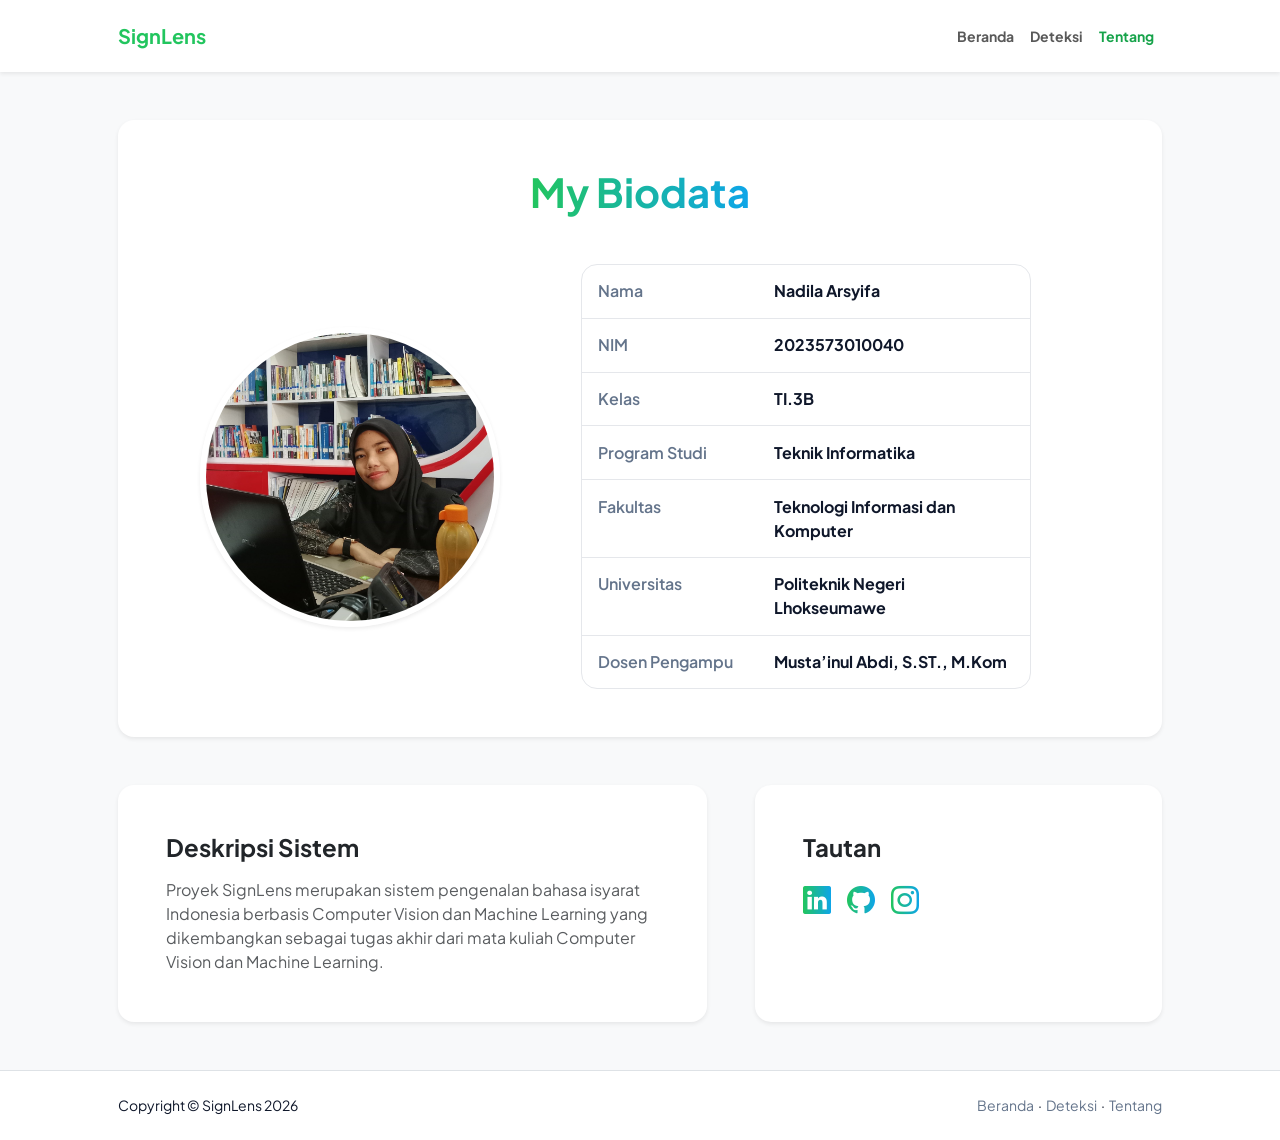
<file: projeck aplikasi bahasa isyarat/sign_language_fixed/frontend/tentang.html>
<!doctype html>
<html lang="id">
  <head>
    <meta charset="utf-8" />
    <meta
      name="viewport"
      content="width=device-width, initial-scale=1, shrink-to-fit=no"
    />
    <meta
      name="description"
      content="Informasi proyek dan biodata pengembang SignLens"
    />
    <title>SignLens - Tentang</title>
    <link rel="icon" type="image/x-icon" href="assets/favicon.ico" />
    <link rel="preconnect" href="https://fonts.googleapis.com" />
    <link rel="preconnect" href="https://fonts.gstatic.com" crossorigin />
    <link
      href="https://fonts.googleapis.com/css2?family=Plus+Jakarta+Sans:wght@100;200;300;400;500;600;700;800;900&amp;display=swap"
      rel="stylesheet"
    />
    <link
      href="https://cdn.jsdelivr.net/npm/bootstrap-icons@1.8.1/font/bootstrap-icons.css"
      rel="stylesheet"
    />
    <link
      href="https://cdn.jsdelivr.net/npm/bootstrap@5.2.3/dist/css/bootstrap.min.css"
      rel="stylesheet"
    />
    <link href="css/styles.css" rel="stylesheet" />
    <link href="css/signlens-custom.css" rel="stylesheet" />
  </head>
  <body class="d-flex flex-column h-100 bg-light">
    <main class="flex-shrink-0">
      <nav
        class="navbar navbar-expand-lg navbar-light bg-white py-3 shadow-sm sticky-top"
      >
        <div class="container px-5">
          <a class="navbar-brand" href="index.html"
            ><span class="fw-bolder text-primary">SignLens</span></a
          >
          <button
            class="navbar-toggler"
            type="button"
            data-bs-toggle="collapse"
            data-bs-target="#navbarSupportedContent"
            aria-controls="navbarSupportedContent"
            aria-expanded="false"
            aria-label="Toggle navigation"
          >
            <span class="navbar-toggler-icon"></span>
          </button>
          <div class="collapse navbar-collapse" id="navbarSupportedContent">
            <ul class="navbar-nav ms-auto mb-2 mb-lg-0 small fw-bolder">
              <li class="nav-item">
                <a class="nav-link" href="index.html">Beranda</a>
              </li>
              <li class="nav-item">
                <a class="nav-link" href="deteksi.html">Deteksi</a>
              </li>
              <li class="nav-item">
                <a class="nav-link active" href="tentang.html">Tentang</a>
              </li>
            </ul>
          </div>
        </div>
      </nav>
      <section class="py-5">
        <div class="container px-5">
          <div class="bg-white rounded-4 shadow-sm p-4 p-md-5 mb-5">
            <div class="text-center mb-5">
              <h1 class="fw-bolder">
                <span class="text-gradient d-inline">My Biodata</span>
              </h1>
            </div>
            <div class="row gx-5 gy-4 align-items-center">
              <div class="col-lg-5 text-center">
                <img
                  src="assets/profil_nadila.jpeg"
                  alt="Foto Profil"
                  class="about-profile-img shadow-sm"
                />
              </div>
              <div class="col-lg-6">
                <div class="info-list">
                  <div><span>Nama</span><strong>Nadila Arsyifa</strong></div>
                  <div>
                    <span>NIM</span><strong>2023573010040</strong>
                  </div>
                   <div>
                    <span>Kelas</span
                    ><strong>TI.3B</strong>
                  </div>
                  <div>
                    <span>Program Studi</span
                    ><strong>Teknik Informatika</strong>
                  </div>
                  <div>
                    <span>Fakultas</span><strong>Teknologi Informasi dan Komputer</strong>
                  </div>
                  <div>
                    <span>Universitas</span
                    ><strong>Politeknik Negeri Lhokseumawe</strong>
                  </div>
                  <div>
                    <span>Dosen Pengampu</span
                    ><strong>Musta’inul Abdi, S.ST., M.Kom</strong>
                  </div>
                </div>
              </div>
            </div>
          </div>
          <div class="row gx-5 gy-4">
            <div class="col-lg-7">
              <div class="card border-0 shadow-sm rounded-4 h-100">
                <div class="card-body p-4 p-md-5">
                  <h4 class="fw-bolder mb-3">Deskripsi Sistem</h4>
                  <p class="text-muted mb-0">
                    Proyek SignLens merupakan sistem pengenalan bahasa isyarat
                    Indonesia berbasis Computer Vision dan Machine Learning yang
                    dikembangkan sebagai tugas akhir dari mata kuliah Computer Vision dan
                    Machine Learning.
                  </p>
                </div>
              </div>
            </div>
            <div class="col-lg-5">
              <div class="card border-0 shadow-sm rounded-4 h-100">
                <div class="card-body p-4 p-md-5">
                  <h4 class="fw-bolder mb-3">Tautan</h4>
                  <div class="d-flex gap-3 fs-3">
                    <a
                      class="text-gradient"
                      href="https://www.linkedin.com/in/nadila-arsyifa-3a8251364/"
                      target="_blank"
                    >
                      <i class="bi bi-linkedin"></i>
                    </a>

                    <a
                      class="text-gradient"
                      href="https://github.com/Nadilaarsyifa"
                      target="_blank"
                    >
                      <i class="bi bi-github"></i>
                    </a>

                    <a
                      class="text-gradient"
                      href="https://instagram.com/nadilaarsyifa"
                      target="_blank"
                    >
                      <i class="bi bi-instagram"></i>
                    </a>
                  </div>
                </div>
              </div>
            </div>
          </div>
        </div>
      </section>
    </main>
    <footer class="bg-white py-4 mt-auto border-top">
      <div class="container px-5">
        <div
          class="row align-items-center justify-content-between flex-column flex-sm-row gap-2"
        >
          <div class="col-auto">
            <div class="small m-0">Copyright © SignLens 2026</div>
          </div>
          <div class="col-auto small">
            <a class="footer-link" href="index.html">Beranda</a
            ><span class="mx-1">·</span
            ><a class="footer-link" href="deteksi.html">Deteksi</a
            ><span class="mx-1">·</span
            ><a class="footer-link" href="tentang.html">Tentang</a>
          </div>
        </div>
      </div>
    </footer>
    <script src="https://cdn.jsdelivr.net/npm/bootstrap@5.2.3/dist/js/bootstrap.bundle.min.js"></script>
    <script src="js/scripts.js"></script>
  </body>
</html>
</file>
<file: projeck aplikasi bahasa isyarat/sign_language_fixed/frontend/css/signlens-custom.css>
/* Semua style utama ada di styles.css. File ini sengaja disiapkan agar link tambahan tetap aman. */
</file>
<file: projeck aplikasi bahasa isyarat/sign_language_fixed/frontend/css/styles.css>
/* ==========================================================
   SignLens Custom Style
   Tetap mempertahankan kerangka Bootstrap
========================================================== */

/* ==========================================================
   1. Root Variable
========================================================== */
:root {
    --sl-green: #22c55e;
    --sl-green-dark: #16a34a;
    --sl-blue: #0ea5e9;
    --sl-dark: #0f172a;
    --sl-soft: #f0fdf4;
}

/* ==========================================================
   2. Global Style
========================================================== */
body {
    font-family: 'Plus Jakarta Sans', system-ui, -apple-system, BlinkMacSystemFont, 'Segoe UI', sans-serif;
    background: #f8fafc;
    color: var(--sl-dark);
}

.hidden {
    display: none !important;
}

/* ==========================================================
   3. Navbar
========================================================== */
.navbar-brand span,
.navbar-brand .text-primary {
    color: var(--sl-green) !important;
}

.navbar .nav-link.active,
.navbar .nav-link:hover {
    color: var(--sl-green-dark) !important;
}

/* ==========================================================
   4. Override Warna Bootstrap
========================================================== */
.text-primary {
    color: var(--sl-green-dark) !important;
}

.bg-primary {
    background-color: var(--sl-green) !important;
}

.text-gradient {
    background: linear-gradient(90deg, var(--sl-green), var(--sl-blue));
    -webkit-background-clip: text;
    background-clip: text;
    color: transparent;
}

.bg-gradient-primary-to-secondary {
    background: linear-gradient(135deg, var(--sl-green), var(--sl-blue)) !important;
}

/* ==========================================================
   5. Button
========================================================== */
.btn-primary {
    background-color: var(--sl-green) !important;
    border-color: var(--sl-green) !important;
}

.btn-primary:hover {
    background-color: var(--sl-green-dark) !important;
    border-color: var(--sl-green-dark) !important;
}

.btn-outline-primary {
    color: var(--sl-green-dark) !important;
    border-color: var(--sl-green) !important;
}

.btn-outline-primary:hover,
.btn-outline-primary.active,
.mode-btn.active,
.guide-toggle-btn.active,
.btn-kata-guide.active {
    background-color: var(--sl-green) !important;
    border-color: var(--sl-green) !important;
    color: #fff !important;
}

.btn-outline-dark:hover {
    background-color: var(--sl-green) !important;
    border-color: var(--sl-green) !important;
    color: #fff !important;
}

.mode-btn {
    border-radius: 12px !important;
    padding: .6rem 1.2rem;
    font-weight: 600;
}

/* ==========================================================
   6. Beranda / Hero Section
========================================================== */
.hero-section {
    min-height: calc(100vh - 72px);
    display: flex;
    align-items: center;
    background:
        radial-gradient(circle at 80% 15%, rgba(34, 197, 94, .18), transparent 32%),
        radial-gradient(circle at 10% 90%, rgba(14, 165, 233, .12), transparent 32%),
        #fff;
}

.profile {
    position: relative;
    width: 75vw;
    max-width: 500px;
    height: 75vw;
    max-height: 420px;
    border-radius: 5rem;
    display: flex;
    align-items: end;
    justify-content: center;
    overflow: hidden;
}

.profile-img {
    max-width: 100%;
    height: 100%;
    object-fit: cover;
    position: relative;
    z-index: 2;
}

.profile .dots-1,
.profile .dots-2,
.profile .dots-3,
.profile .dots-4 {
    position: absolute;
    width: 3rem;
    fill: #fff;
    opacity: .45;
}

.dots-1 {
    right: 1rem;
    top: 1rem;
}

.dots-2 {
    left: 1rem;
    bottom: 1rem;
}

.dots-3 {
    left: 2rem;
    top: 2rem;
}

.dots-4 {
    right: 2rem;
    bottom: 2rem;
}

/* ==========================================================
   7. Feature Icon
========================================================== */
.feature {
    width: 3rem;
    height: 3rem;
    display: inline-flex;
    align-items: center;
    justify-content: center;
    font-size: 1.35rem;
}

/* ==========================================================
   8. Halaman Deteksi
========================================================== */
.detect-hero {
    background:
        radial-gradient(circle at 85% 5%, rgba(34, 197, 94, .14), transparent 30%),
        #f8fafc;
}

/* ==========================================================
   9. Kamera
========================================================== */
.camera-box {
    position: relative;
    aspect-ratio: 4 / 3;
    background: #0a0f0d;
    border-radius: 1.5rem;
    overflow: hidden;
    border: 2px solid #1f2937;
    box-shadow: 0 25px 70px rgba(15, 23, 42, .25);
}

#video {
    width: 100%;
    height: 100%;
    object-fit: cover;
    display: block;
    transform: scaleX(-1);
}

#canvas {
    display: none;
}

.cam-overlay-top {
    position: absolute;
    top: 1rem;
    left: 1rem;
    right: 1rem;
    display: flex;
    justify-content: space-between;
    z-index: 3;
}

.cam-mode-pill,
.cam-fps-pill {
    background: rgba(15, 23, 42, .72);
    color: #fff;
    border: 1px solid rgba(255, 255, 255, .2);
    border-radius: 999px;
    padding: .45rem .75rem;
    font-size: .75rem;
    font-weight: 700;
}

.cam-sweep {
    position: absolute;
    left: 0;
    right: 0;
    height: 3px;
    background: linear-gradient(90deg, transparent, #22c55e, transparent);
    animation: scan 2.8s linear infinite;
    z-index: 2;
    opacity: .85;
}

@keyframes scan {
    0% {
        top: 0;
    }

    100% {
        top: 100%;
    }
}

.cam-no-overlay {
    position: absolute;
    inset: 0;
    background: #111827;
    color: #9ca3af;
    display: flex;
    flex-direction: column;
    align-items: center;
    justify-content: center;
    text-align: center;
    z-index: 4;
    padding: 1rem;
}

.cam-no-icon {
    font-size: 2.5rem;
    color: #22c55e;
}

.cam-no-title {
    font-weight: 800;
    color: #e5e7eb;
}

.cam-no-sub {
    font-size: .9rem;
}

/* Corner kamera */
.cc {
    position: absolute;
    width: 34px;
    height: 34px;
    border-color: #22c55e;
    z-index: 3;
}

.tl {
    top: 1rem;
    left: 1rem;
    border-top: 3px solid;
    border-left: 3px solid;
}

.tr {
    top: 1rem;
    right: 1rem;
    border-top: 3px solid;
    border-right: 3px solid;
}

.bl {
    bottom: 1rem;
    left: 1rem;
    border-bottom: 3px solid;
    border-left: 3px solid;
}

.br {
    bottom: 1rem;
    right: 1rem;
    border-bottom: 3px solid;
    border-right: 3px solid;
}

/* ==========================================================
   10. Hasil Prediksi
========================================================== */
.result-big-letter {
    font-size: 5rem;
    font-weight: 800;
    line-height: 1;
    color: var(--sl-green);
    min-height: 5.5rem;
    display: flex;
    align-items: center;
    justify-content: center;
}

.status-dot {
    width: 10px;
    height: 10px;
    border-radius: 50%;
    background: #9ca3af;
    display: inline-block;
}

.status-dot.active {
    background: #22c55e;
    box-shadow: 0 0 0 6px rgba(34, 197, 94, .16);
}

.status-dot.error {
    background: #ef4444;
}

/* ==========================================================
   11. Panduan Gerakan
========================================================== */
.guide-card {
    border: 0;
    border-radius: 1.25rem;
    box-shadow: 0 10px 30px rgba(15, 23, 42, .07);
    overflow: hidden;
}

.guide-badge-pill {
    display: inline-flex;
    align-items: center;
    border-radius: 999px;
    background: #dcfce7;
    color: #15803d;
    font-size: .78rem;
    font-weight: 800;
    padding: .35rem .7rem;
}

.guide-img {
    display: block;
    width: 100%;
    max-width: 500px;
    height: auto;
    margin: 0 auto;
    border-radius: 1rem;
    border: 1px solid #e5e7eb;
}

.guide-caption {
    line-height: 1.5;
    text-align: center;
    margin-top: .75rem;
}

.kata-preview-card {
    background: #f8fafc;
    border: 1px solid #e5e7eb;
    border-radius: 1rem;
    padding: 1rem;
    text-align: center;
}

.kata-chip {
    border-radius: 999px;
    font-weight: 700;
    min-width: 2.45rem;
}

.kata-chip.active,
.huruf-btn.active,
.angka-btn.active,
.btn-kata-guide.active {
    background: #22c55e !important;
    border-color: #22c55e !important;
    color: #fff !important;
}

.kata-search {
    border-radius: 999px;
    padding: .75rem 1rem;
}

/* ==========================================================
   12. Halaman Tentang / Informasi
========================================================== */
.info-list {
    border: 1px solid #e5e7eb;
    border-radius: 1rem;
    overflow: hidden;
}

.info-list div {
    display: flex;
    justify-content: space-between;
    gap: 1rem;
    padding: .9rem 1rem;
    border-bottom: 1px solid #e5e7eb;
}

.info-list div:last-child {
    border-bottom: 0;
}

.info-list span {
    color: #64748b;
}

.info-list strong {
    text-align: right;
}

/* ==========================================================
   13. Footer
========================================================== */
.footer-link {
    color: #64748b;
    text-decoration: none;
}

.footer-link:hover {
    color: var(--sl-green-dark);
}

/* ==========================================================
   14. Responsive
========================================================== */
@media (max-width: 576px) {
    .container.px-5 {
        padding-left: 1.25rem !important;
        padding-right: 1.25rem !important;
    }

    .profile {
        border-radius: 3rem;
    }

    .display-4 {
        font-size: 2.25rem;
    }

    .info-list div {
        flex-direction: column;
        gap: .25rem;
    }

    .info-list strong {
        text-align: left;
    }
}

/* ==========================================================
   Foto Profil Halaman Tentang
========================================================== */

.about-profile-img{
    width:300px;
    height:300px;
    object-fit:cover;
    border-radius:50%;
    border:6px solid #fff;
    box-shadow:0 10px 30px rgba(15,23,42,.12);
}

.info-list div{
    display:flex;
    gap:1rem;
    padding:.9rem 1rem;
    border-bottom:1px solid #e5e7eb;
}

.info-list span{
    width:160px;
    font-weight:600;
    color:#64748b;
}

.info-list strong{
    flex:1;
    text-align:left;
}
</file>
